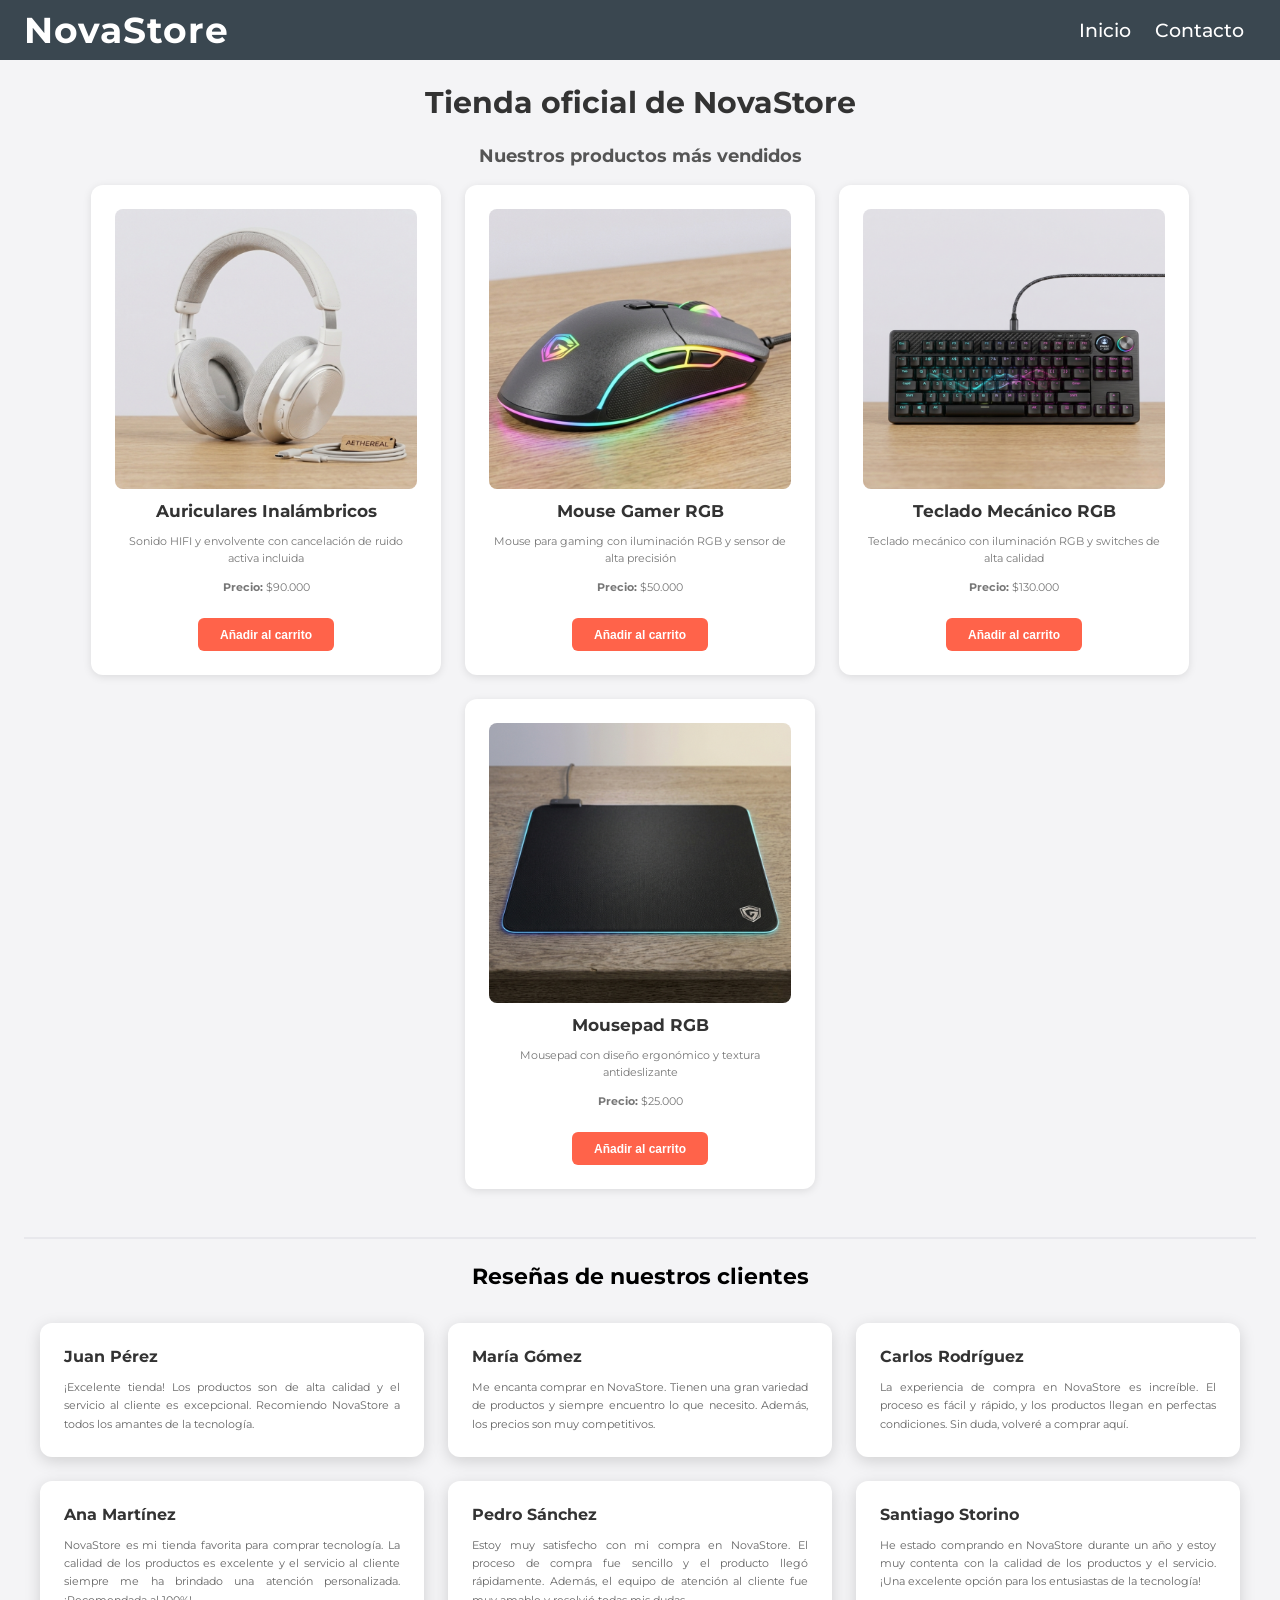
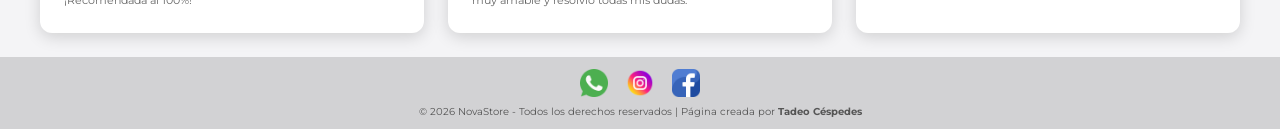
<file: index.html>
<!DOCTYPE html>
<html lang="es">
<head>
    <meta charset="UTF-8">
    <meta name="viewport" content="width=device-width, initial-scale=1.0">
    <link rel="stylesheet" href="css/styles.css">
    <link rel="preconnect" href="https://fonts.googleapis.com">
    <link rel="preconnect" href="https://fonts.gstatic.com" crossorigin>
    <link href="https://fonts.googleapis.com/css2?family=Montserrat:ital,wght@0,100..900;1,100..900&display=swap" rel="stylesheet">
    <title>NovaStore Official</title>
</head>
<body>
    <header>
        <nav class="barra-nav">
            <div class="div-logo"><a class="logo" href="index.html">NovaStore</a>
            </div>
            <div>
                <ul class="lista-nav">
                    <li><a href="index.html" class="line-pointer">Inicio</a></li>
                    <li><a href="pages/contacto.html" class="line-pointer">Contacto</a></li>
                </ul>
            </div>
        </nav>
    </header>
    
    <main>
        <h1 class="titulo-principal">Tienda oficial de NovaStore </h1>
        <section>
            <h2 class="titulo-productos">Nuestros productos más vendidos</h2>
            <div class="div-productos">
                <article class="card-producto">
                    <img src="./assets/images/auriculares-image.png" alt="imagen-producto1">
                    <h3>Auriculares Inalámbricos</h3>
                    <p>Sonido HIFI y envolvente con cancelación de ruido activa incluida</p>
                    <p><b>Precio:</b> $90.000</p>
                    <button class="btn bg-primary bg-secundary">Añadir al carrito</button>
                </article>

                <article class="card-producto">
                    <img src="./assets/images/mouse-image.png" alt="imagen-producto2">
                    <h3>Mouse Gamer RGB</h3>
                    <p>Mouse para gaming con iluminación RGB y sensor de alta precisión</p>
                    <p><b>Precio:</b> $50.000</p>
                    <button class="btn bg-primary bg-secundary">Añadir al carrito</button>
                </article>

                <article class="card-producto">
                    <img src="./assets/images/teclado-image.png" alt="imagen-producto3  ">
                    <h3>Teclado Mecánico RGB</h3>
                    <p>Teclado mecánico con iluminación RGB y switches de alta calidad</p>
                    <p><b>Precio:</b> $130.000</p>
                    <button class="btn bg-primary bg-secundary">Añadir al carrito</button>
                </article>

                <article class="card-producto">
                    <img src="./assets/images/mousepad-image.png" alt="imagen-producto4">
                    <h3>Mousepad RGB </h3>
                    <p>Mousepad con diseño ergonómico y textura antideslizante</p>
                    <p><b>Precio:</b> $25.000</p>
                    <button class="btn bg-primary bg-secundary">Añadir al carrito</button>
                </article>
            </div>
        </section>

        <section>
            <h2 class="titulo-reseña">Reseñas de nuestros clientes</h2>
            <div class="div-reseñas">
                <article class="card-reseña">
                    <h3>Juan Pérez</h3>
                    <p>¡Excelente tienda! Los productos son de alta calidad y el servicio al cliente es excepcional. Recomiendo NovaStore a todos los amantes de la tecnología.</p>
                </article>

                <article class="card-reseña">
                    <h3>María Gómez</h3>
                    <p>Me encanta comprar en NovaStore. Tienen una gran variedad de productos y siempre encuentro lo que necesito. Además, los precios son muy competitivos.</p>
                </article>

                <article class="card-reseña">
                    <h3>Carlos Rodríguez</h3>
                    <p>La experiencia de compra en NovaStore es increíble. El proceso es fácil y rápido, y los productos llegan en perfectas condiciones. Sin duda, volveré a comprar aquí.</p>
                </article>

                <article class="card-reseña">
                    <h3>Ana Martínez</h3>
                    <p>NovaStore es mi tienda favorita para comprar tecnología. La calidad de los productos es excelente y el servicio al cliente siempre me ha brindado una atención personalizada. ¡Recomendada al 100%!</p>
                </article>

                <article class="card-reseña">
                    <h3>Pedro Sánchez</h3>
                    <p>Estoy muy satisfecho con mi compra en NovaStore. El proceso de compra fue sencillo y el producto llegó rápidamente. Además, el equipo de atención al cliente fue muy amable y resolvió todas mis dudas.</p>
                </article>

                <article class="card-reseña">
                    <h3>Santiago Storino</h3>
                    <p>He estado comprando en NovaStore durante un año y estoy muy contenta con la calidad de los productos y el servicio. ¡Una excelente opción para los entusiastas de la tecnología!</p>

                </article>
        </section>

    </main>
    <footer>
        <div class="nav-footer">
            <nav>
                <ul class="footer-list">
                    <li><a href=""><img src="./assets/images/whatsapp.png" alt="logo-whatsapp"></a></li>
                    <li><a href=""><img src="./assets/images/instagram.png" alt="logo-instagram"></a></li>
                    <li><a href=""><img src="./assets/images/facebook.png" alt="logo-facebook"></a></li>
                </ul>
            </nav>
        </div>
        <p> © 2026 NovaStore - Todos los derechos reservados | Página creada por <b>Tadeo Céspedes</b></p>
    </footer>
</body>
</html>
</file>
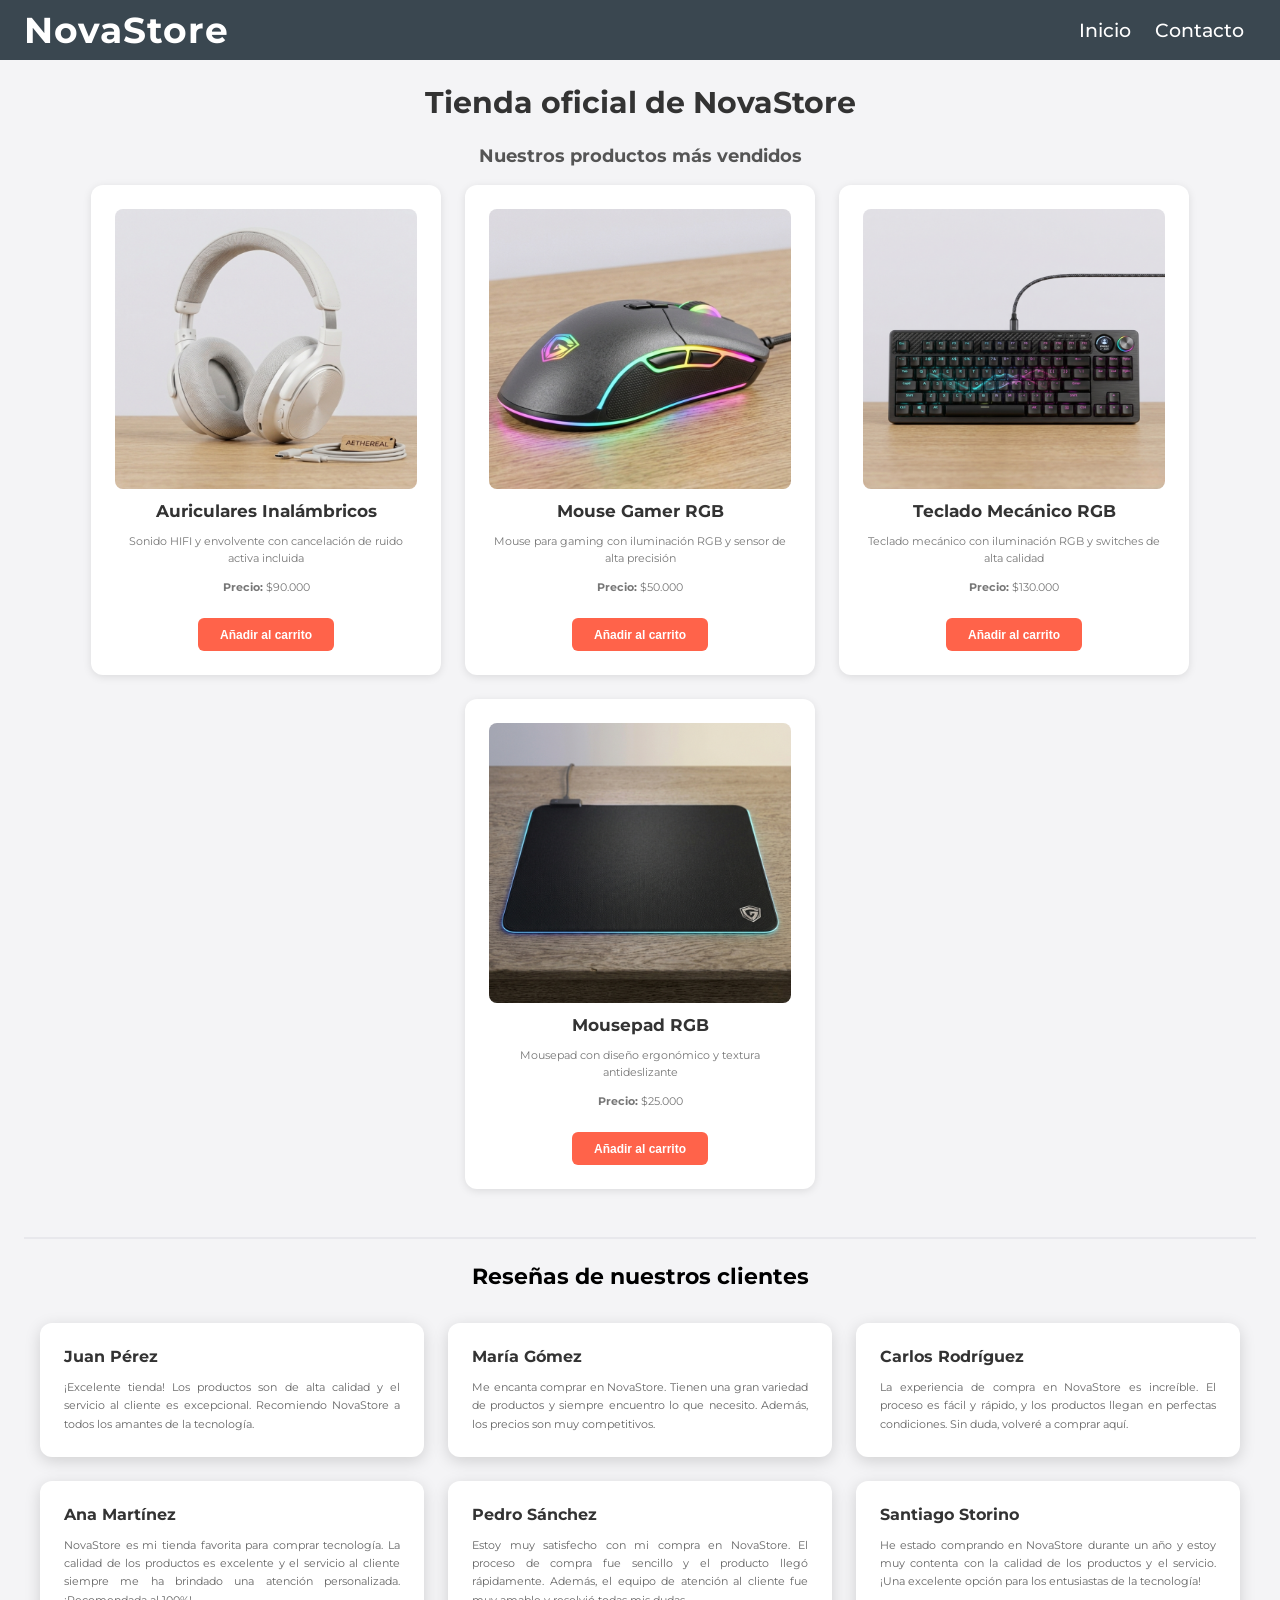
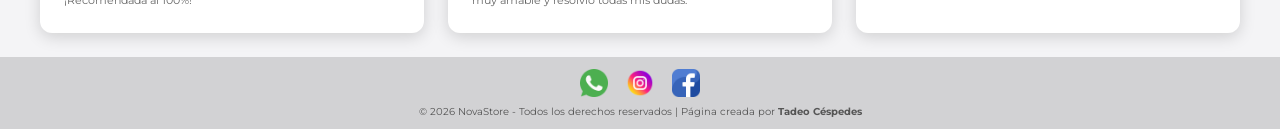
<file: pages/index.html>
<!DOCTYPE html>
<html lang="es">
<head>
    <meta charset="UTF-8">
    <meta name="viewport" content="width=device-width, initial-scale=1.0">
    <link rel="stylesheet" href="../css/styles.css">
    <link rel="preconnect" href="https://fonts.googleapis.com">
    <link rel="preconnect" href="https://fonts.gstatic.com" crossorigin>
    <link href="https://fonts.googleapis.com/css2?family=Montserrat:ital,wght@0,100..900;1,100..900&display=swap" rel="stylesheet">
    <title>NovaStore Official</title>
</head>
<body>
    <header>
        <nav class="barra-nav">
            <div class="div-logo"><a class="logo" href="/pages/index.html">NovaStore</a>
            </div>
            <div>
                <ul class="lista-nav">
                    <li><a href="/pages/index.html" class="line-pointer">Inicio</a></li>
                    <li><a href="/pages/contacto.html" class="line-pointer">Contacto</a></li>
                </ul>
            </div>
        </nav>
    </header>
    
    <main>
        <h1 class="titulo-principal">Tienda oficial de NovaStore </h1>
        <section>
            <h2 class="titulo-productos">Nuestros productos más vendidos</h2>
            <div class="div-productos">
                <article class="card-producto">
                    <img src="../assets/images/auriculares-image.png" alt="imagen-producto1">
                    <h3>Auriculares Inalámbricos</h3>
                    <p>Sonido HIFI y envolvente con cancelación de ruido activa incluida</p>
                    <p><b>Precio:</b> $90.000</p>
                    <button class="btn bg-primary bg-secundary">Añadir al carrito</button>
                </article>

                <article class="card-producto">
                    <img src="../assets/images/mouse-image.png" alt="imagen-producto2">
                    <h3>Mouse Gamer RGB</h3>
                    <p>Mouse para gaming con iluminación RGB y sensor de alta precisión</p>
                    <p><b>Precio:</b> $50.000</p>
                    <button class="btn bg-primary bg-secundary">Añadir al carrito</button>
                </article>

                <article class="card-producto">
                    <img src="../assets/images/teclado-image.png" alt="imagen-producto3  ">
                    <h3>Teclado Mecánico RGB</h3>
                    <p>Teclado mecánico con iluminación RGB y switches de alta calidad</p>
                    <p><b>Precio:</b> $130.000</p>
                    <button class="btn bg-primary bg-secundary">Añadir al carrito</button>
                </article>

                <article class="card-producto">
                    <img src="../assets/images/mousepad-image.png" alt="imagen-producto4">
                    <h3>Mousepad RGB </h3>
                    <p>Mousepad con diseño ergonómico y textura antideslizante</p>
                    <p><b>Precio:</b> $25.000</p>
                    <button class="btn bg-primary bg-secundary">Añadir al carrito</button>
                </article>
            </div>
        </section>

        <section>
            <h2 class="titulo-reseña">Reseñas de nuestros clientes</h2>
            <div class="div-reseñas">
                <article class="card-reseña">
                    <h3>Juan Pérez</h3>
                    <p>¡Excelente tienda! Los productos son de alta calidad y el servicio al cliente es excepcional. Recomiendo NovaStore a todos los amantes de la tecnología.</p>
                </article>

                <article class="card-reseña">
                    <h3>María Gómez</h3>
                    <p>Me encanta comprar en NovaStore. Tienen una gran variedad de productos y siempre encuentro lo que necesito. Además, los precios son muy competitivos.</p>
                </article>

                <article class="card-reseña">
                    <h3>Carlos Rodríguez</h3>
                    <p>La experiencia de compra en NovaStore es increíble. El proceso es fácil y rápido, y los productos llegan en perfectas condiciones. Sin duda, volveré a comprar aquí.</p>
                </article>

                <article class="card-reseña">
                    <h3>Ana Martínez</h3>
                    <p>NovaStore es mi tienda favorita para comprar tecnología. La calidad de los productos es excelente y el servicio al cliente siempre me ha brindado una atención personalizada. ¡Recomendada al 100%!</p>
                </article>

                <article class="card-reseña">
                    <h3>Pedro Sánchez</h3>
                    <p>Estoy muy satisfecho con mi compra en NovaStore. El proceso de compra fue sencillo y el producto llegó rápidamente. Además, el equipo de atención al cliente fue muy amable y resolvió todas mis dudas.</p>
                </article>

                <article class="card-reseña">
                    <h3>Santiago Storino</h3>
                    <p>He estado comprando en NovaStore durante un año y estoy muy contenta con la calidad de los productos y el servicio. ¡Una excelente opción para los entusiastas de la tecnología!</p>

                </article>
        </section>

    </main>
    <footer>
        <div class="nav-footer">
            <nav>
                <ul class="footer-list">
                    <li><a href=""><img src="../assets/images/whatsapp.png" alt="logo-whatsapp"></a></li>
                    <li><a href=""><img src="../assets/images/instagram.png" alt="logo-instagram"></a></li>
                    <li><a href=""><img src="../assets/images/facebook.png" alt="logo-facebook"></a></li>
                </ul>
            </nav>
        </div>
        <p> © 2026 NovaStore - Todos los derechos reservados | Página creada por <b>Tadeo Céspedes</b></p>
    </footer>
</body>
</html>
</file>
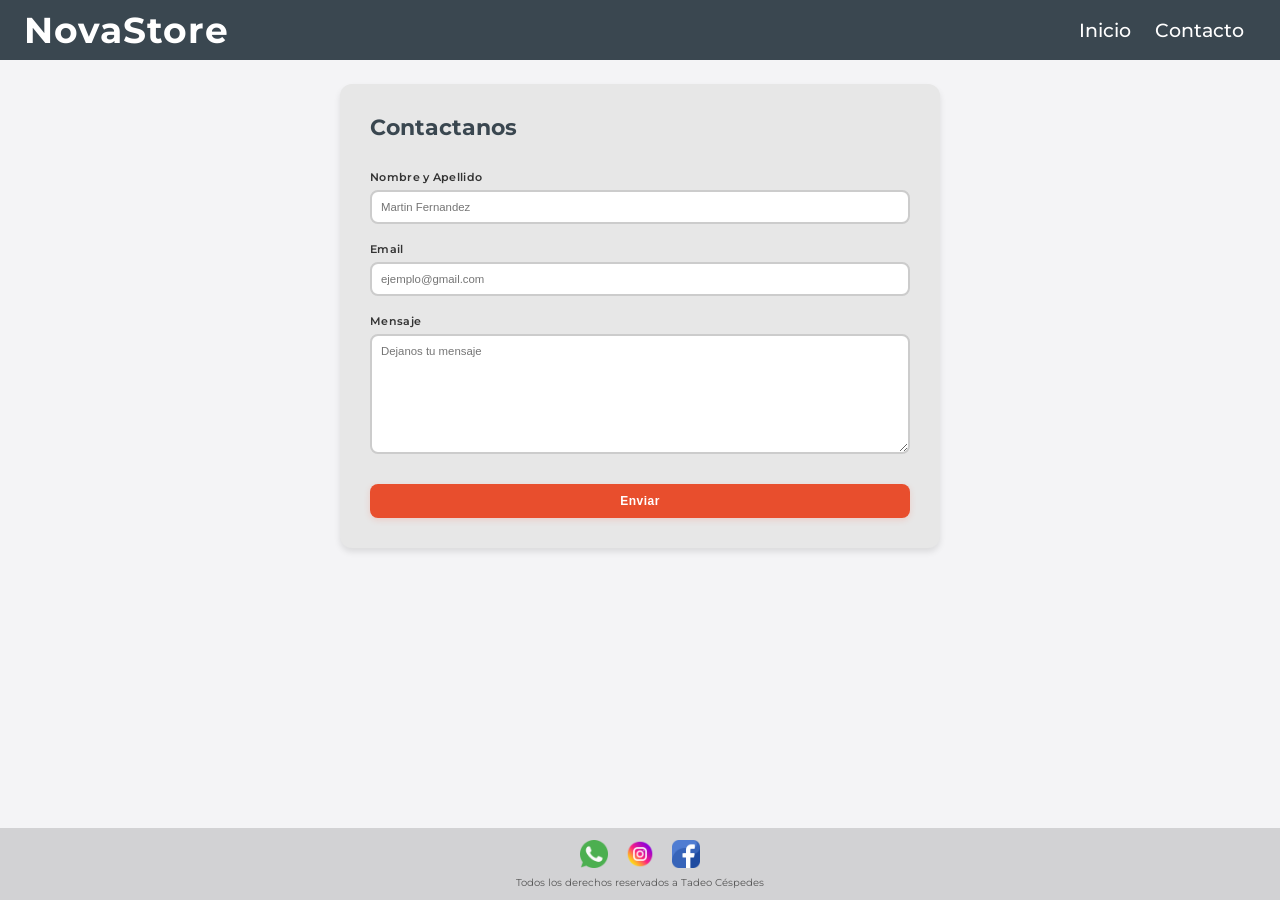
<file: pages/contacto.html>
<!DOCTYPE html>
<html lang="en">
<head>
    <meta charset="UTF-8">
    <meta name="viewport" content="width=device-width, initial-scale=1.0">
    <link rel="stylesheet" href="../css/styles.css">
    <link rel="preconnect" href="https://fonts.googleapis.com">
    <link rel="preconnect" href="https://fonts.gstatic.com" crossorigin>
    <link href="https://fonts.googleapis.com/css2?family=Montserrat:ital,wght@0,100..900;1,100..900&display=swap" rel="stylesheet">
    <title>Contacto</title>
</head>
<body>
    <header>
        <nav class="barra-nav">
            <div class="div-logo"><a class="logo" href="index.html">NovaStore</a>
            </div>
            <div>
                <ul class="lista-nav">
                    <li><a href="../index.html" class="line-pointer">Inicio</a></li>
                    <li><a href="pages/contacto.html" class="line-pointer">Contacto</a></li>
                </ul>
            </div>
        </nav>
    </header>
    <main>
        <div class="div-contacto">
            <form class="form-contacto" method="POST" action="https://formspree.io/f/mbdwovvp">
                <h2>Contactanos</h2>
                <div class="form-group">
                    <label for="nombre">Nombre y Apellido</label>
                    <input type="text" id="nombre" name="nombre" placeholder="Martin Fernandez" required>
                </div>
                <div class="form-group">
                    <label for="email">Email</label>
                    <input type="email" id="email" name="email" placeholder="ejemplo@gmail.com" required>
                </div>
                <div class="form-group">
                    <label for="mensaje">Mensaje</label>
                    <textarea id="mensaje" name="mensaje" placeholder="Dejanos tu mensaje" required></textarea>
                </div>
                <button class="boton-enviar" type="submit">Enviar</button>
            </form>
        </div>
    </main>
    
    <footer>
        <div class="nav-footer">
            <nav>
                <ul class="footer-list">
                    <li><a href="https://wa.me/1234567890"><img src="../assets/images/whatsapp.png" alt="logo-whatsapp"></a></li>
                    <li><a href="https://www.instagram.com"><img src="../assets/images/instagram.png" alt="logo-instagram"></a></li>
                    <li><a href="https://www.facebook.com"><img src="../assets/images/facebook.png" alt="logo-facebook"></a></li>
                </ul>
            </nav>
        </div>
        <p>Todos los derechos reservados a Tadeo Céspedes</p>
    </footer>
</body>
</html>
</file>
<file: css/styles.css>
* {
        margin: 0;
        padding: 0;
        box-sizing: border-box;
    }

    html{
        font-size: 12px;
    }

    body {
        background-color: #f4f4f6;
        font-family: "Montserrat", sans-serif;
        display: flex;
        flex-direction: column;
        min-height: 100vh;
    }

    /* -------------------------------------------------------------------------- */
    /*                                   HEADER                                   */
    /* -------------------------------------------------------------------------- */

    header{
        background-color: #3A4750;
        width: 100%;
    }

    .barra-nav{
        display: flex;
        justify-content: space-between;
        align-items: center;
        height: 5rem;
        padding: 0 2rem;
        flex-wrap: wrap;
    }

    .lista-nav{
        display: flex;
        list-style: none;
        gap: 2rem;
        padding: 1rem;
    }

    .line-pointer:hover {
        text-decoration: underline #ff634a;
        cursor: pointer;
        color: #ff634a;
        
    }
        .lista-nav a {
        text-decoration: none;
        color: #ffff;
        font-weight: 500;
        font-size: 1.6rem;
    }




    /* ---------------------------------- Logo ---------------------------------- */
    .logo {
        text-decoration: none;
        font-size: 3rem;
        font-weight: 700;
        color: #ffff;
        letter-spacing: 1px;
    }

    .logo:hover {
        color: #ff634a;
    }

    /* -------------------------------------------------------------------------- */
    /*                                    MAIN                                    */
    /* -------------------------------------------------------------------------- */
    main { 
        flex: 1;
        padding: 2rem;
    }

    .titulo-principal {
        text-align: center;
        font-size: 2.5rem;
        color: #333;
        margin-bottom: 2rem;
    }

    .div-contacto{
        display: flex;
        justify-content: center;
        align-items: center;
        height: 100%
    }


    /* -------------------------- Seccion de productos -------------------------- */
    .titulo-productos {
        text-align: center;
        font-size: 1.5rem;
        color: #555;
        margin-bottom: 1.5rem;
    }

    .div-productos {
        display: flex;
        flex-wrap: wrap;
        justify-content: center;
        gap: 2rem;
        max-width: 1200px;
        margin: 0 auto;
        padding: 0 1rem;
    }

    /* ------------------------------ Cards producto ----------------------------- */
    .card-producto {
        background-color: #fff;
        border-radius: 12px;
        padding: 2rem;
        display: flex;
        flex-direction: column;
        align-items: center;
        gap: 1rem;
        flex: 1 1 calc(33.333% - 2rem);
        min-width: 280px;
        max-width: 350px;
        box-shadow: 0 2px 8px rgba(0, 0, 0, 0.1);
    }
    
    .card-producto img {
        width: 100%;
        height: 280px;
        border-radius: 8px;
        background-color: #e8e8ec;
    }

    .card-producto h3 {
        font-size: 1.4rem;
        color: #333;
        margin: 0;
        text-align: center;
        font-weight: 700;
    }

    .card-producto p {
        font-size: 0.95rem;
        color: #777;
        text-align: center;
        margin: 0;
        line-height: 1.5;
    }

    /* --------------------------------- Buttons -------------------------------- */
    .btn {
        padding: 0.8rem 1.8rem;
        border: none;
        border-radius: 6px;
        font-size: 1rem;
        font-weight: 600;
        margin-top: 0.8rem;
        cursor: pointer;
    }

    .bg-primary {
        background-color: #ff634a;
        color: #fff;
    }

    .bg-primary:hover {
        background-color: #e84e2d;
    }

    /* --------------------------------- Reseñas -------------------------------- */
    .div-reseñas {
        display: grid;
        grid-template-columns: repeat(auto-fit, minmax(300px, 1fr));
        gap: 2rem;
        margin-top: 3rem;
        max-width: 1200px;
        margin-left: auto;
        margin-right: auto;
    }

    .titulo-reseña {
        margin-top: 4rem;
        padding-top: 2rem;
        text-align: center;
        font-size: 1.8rem;
        color: black;
        width: auto;
        height: 50px;
        border-top: 2px solid #e8e8ec;


        
    }

    .card-reseña {
        background-color: #fff;
        border-radius: 12px;
        padding: 2rem;
        box-shadow: 0 2px 8px rgba(0, 0, 0, 0.1);
    }

    .card-reseña {
        box-shadow: 0 4px 16px rgba(0, 0, 0, 0.15);
    }

    .card-reseña h3 {
        font-size: 1.3rem;
        color: #333;
        margin-bottom: 1rem;
        font-weight: 700;
    }

    .card-reseña p {
        font-size: 0.95rem;
        color: #666;
        line-height: 1.6;
        text-align: justify;
    }





    /* -------------------------------------------------------------------------- */
    /*                                   Footer                                   */
    /* -------------------------------------------------------------------------- */

    footer {
        background-color: #d2d2d4;
        width: 100%;
        margin-top: auto;
        padding: 1rem 2rem;
        text-align: center;
    }

    .footer-list {
        display: flex;
        list-style: none;
        justify-content: center;
        gap: 1.5rem;
        margin-bottom: 0.5rem;
    }

    .footer-list img {
        width: 28px;
        height: 28px;
    }

    footer p {
        font-size: 0.8rem;
        color: #555;
    }


    /* -------------------------------------------------------------------------- */
    /*                           FORMULARIO DE CONTACTO                           */
    /* -------------------------------------------------------------------------- */


    .form-contacto{
        display: flex;
        max-width: 100%;
        flex-direction: column;
        gap: 1.5rem;
        width: 600px;
        background-color: #e7e7e7;
        padding: 2.5rem;
        border-radius: 12px;
        box-shadow: 0 4px 6px rgba(0, 0, 0, 0.1);
    }

    .form-contacto h2 {
        color: #3A4750;
        margin-bottom: 1rem;
        font-size: 1.8rem;
    }

    .form-group {
        display: flex;
        flex-direction: column;
        gap: 0.5rem;
    }

    .form-group label {
        color: #333;
        font-weight: 600;
        font-size: 0.95rem;
        letter-spacing: 0.3px;
    }

    input,textarea {
        border-radius: 8px;
        border: 2px solid #ccc;
        padding: 0.75rem;
        font-size: 0.95rem;
        font-family: sans-serif;
        color: #333;
        background-color: #fff;
    }

    input:focus, textarea:focus {
        outline: none;
        border-color: #ff634a;
        box-shadow: 0 0 0 3px rgba(255, 99, 74, 0.15);
        background-color: #fafafa;
    }

    input:hover, textarea:hover {
        border-color: #ff634a;
    }


    textarea {
        resize: vertical;
        min-height: 120px;
        max-height: 250px;
        scrollbar-color: #ff634a #f1f1f1;
    }

    .boton-enviar {
        margin-top: 1rem;
        background-color: #ff634a;
        border: none;
        border-radius: 8px;
        padding: 0.85rem 2rem;
        color: #fff;
        font-weight: 600;
        font-size: 1rem;
        cursor: pointer;
        letter-spacing: 0.5px;
    }

    .boton-enviar{
        background-color: #e84e2d;
        box-shadow: 0 4px 12px rgba(255, 99, 74, 0.3);
    }

    .boton-enviar{
        box-shadow: 0 2px 6px rgba(255, 99, 74, 0.2);
    }

    .boton-enviar:hover {
        background-color: #8f1e04;
        transform: none;
    }

    /* -------------------------------------------------------------------------- */
    /*                                MEDIA QUERIES                               */
    /* -------------------------------------------------------------------------- */

    /* ==================== TABLETS (768px y menores) ==================== */
    @media (max-width: 768px) {
        .barra-nav {
            height: 4rem;
            padding: 0 1rem;
        }

        .logo {
            font-size: 2rem;
        }

        .lista-nav {
            gap: 1.5rem;
            padding: 0.5rem;
        }

        .lista-nav a {
            font-size: 1.2rem;
        }

        .form-contacto {
            padding: 2rem;
            gap: 1.2rem;
            width: 100%;
            max-width: 600px;
        }

        .form-contacto h2 {
            font-size: 1.5rem;
        }

        .form-group label {
            font-size: 0.9rem;
        }

        input,
        textarea {
            font-size: 0.9rem;
            padding: 0.6rem;
        }

        .boton-enviar {
            padding: 0.75rem 1.5rem;
            font-size: 0.9rem;
        }
    }

    /* ==================== MÓVILES (480px y menores) ==================== */
    @media (max-width: 480px) {
        .barra-nav {
            height: 3.5rem;
            padding: 0 0.8rem;
            justify-content: space-between;
        }

        .logo {
            font-size: 1.5rem;
            letter-spacing: 0;
        }

        .lista-nav {
            gap: 1rem;
            padding: 0.3rem;
        }

        .lista-nav a {
            font-size: 0.95rem;
        }

        .div-contacto {
            height: auto;
            padding: 1rem;
        }

        .form-contacto {
            width: 100%;
            max-width: none;
            padding: 1.5rem 1rem;
            gap: 1rem;
            background-color: #e7e7e7;
        }

        .form-contacto h2 {
            font-size: 1.3rem;
            margin-bottom: 0.8rem;
        }

        .form-group {
            gap: 0.3rem;
        }

        .form-group label {
            font-size: 0.8rem;
            font-weight: 600;
        }

        input,textarea {
            font-size: 0.85rem;
            padding: 0.5rem;
            border-radius: 6px;
        }

        textarea {
            min-height: 100px;
        }

        .boton-enviar {
            padding: 0.65rem 1.2rem;
            font-size: 0.85rem;
            margin-top: 0.8rem;
        }
    }

    /* ==================== MÓVILES PEQUEÑOS (360px y menores) ==================== */
    @media (max-width: 360px) {
        .barra-nav {
            height: 3rem;
            padding: 0 0.5rem;
        }

        .logo {
            font-size: 1.2rem;
            letter-spacing: 0;
        }

        .lista-nav {
            gap: 0.8rem;
            padding: 0.2rem;
        }

        .lista-nav a {
            font-size: 0.8rem;
        }

        .form-contacto {
            padding: 1rem;
        }

        .form-contacto h2 {
            font-size: 1.1rem;
        }

        input, textarea {
            font-size: 0.8rem;
        }

        .boton-enviar {
            font-size: 0.75rem;
            padding: 0.5rem 1rem;
        }
    }
</file>
